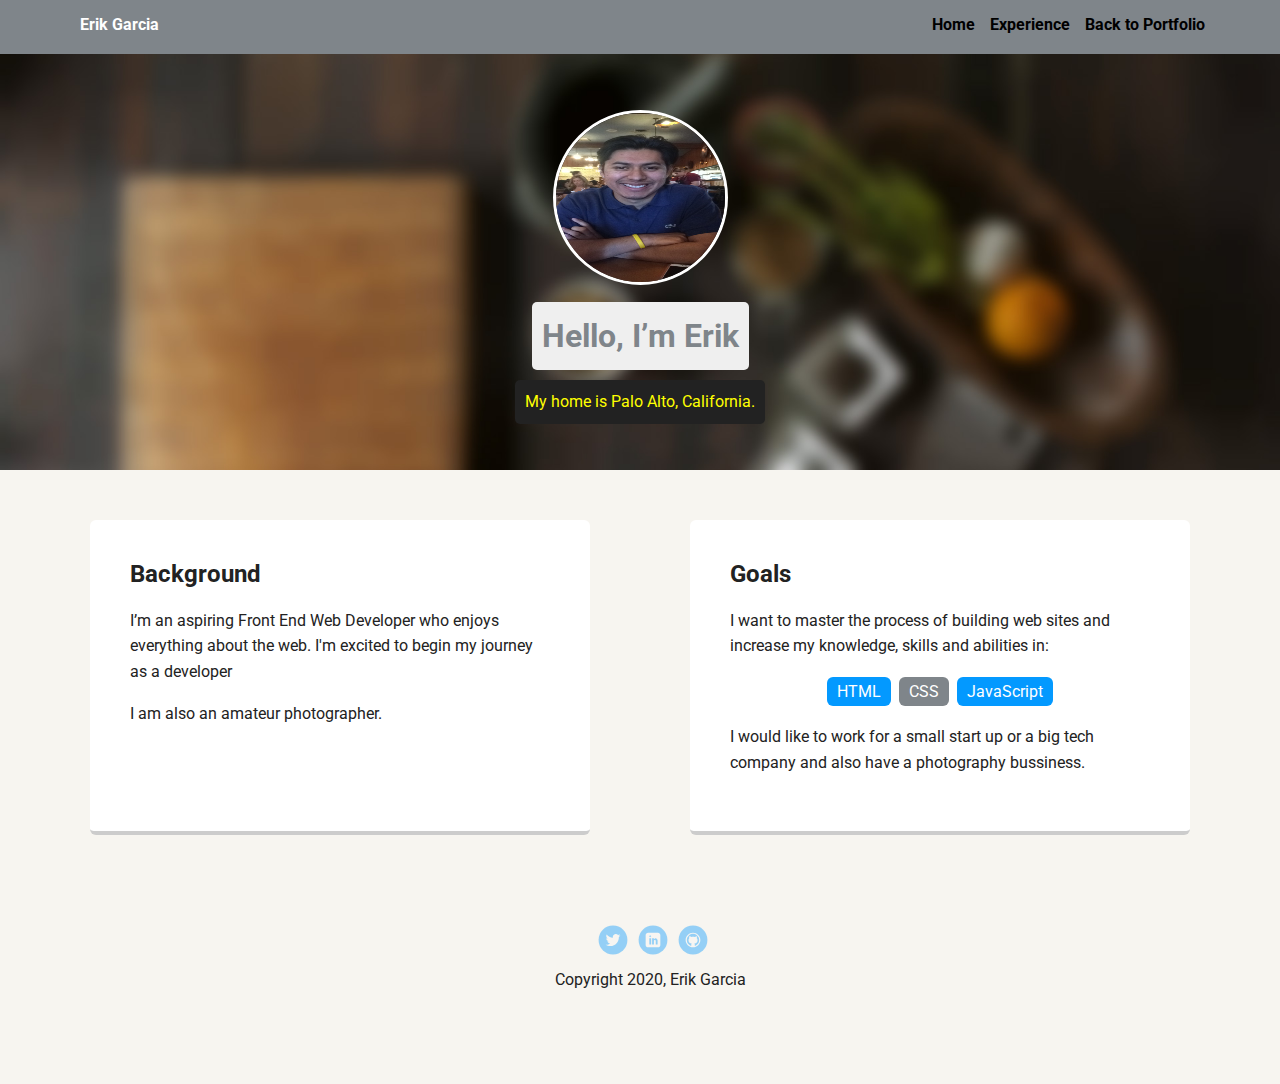
<file: projects/project_1/index.html>
<!doctype html>
<html lang="en">
<head>
  <meta charset="utf-8">
  <title>Erik Garcia's Profile</title>
  <meta name="viewport" content="width=device-width, initial-scale=1.0">
  <link rel="stylesheet" href="css/styles.css">
  <link href="https://fonts.googleapis.com/css?family=Muli%7CRoboto:400,300,500,700,900" rel="stylesheet"></head>
  <body>

    <div class="main-nav">
        <ul class="nav">
          <li class="name">Erik Garcia</li>
          <li><a href="index.html">Home</a></li>
          <li><a href="exprience.html">Experience</a></li>
          <li><a href="../../portfolio.html">Back to Portfolio</a></li>
        </ul>
    </div>

    <header>
      <img src="../project_1/images/me1.JPG" alt="Picture of Erik" class="profile-image">
      <h1 class="tag name">Hello, I’m Erik</h1>
      <p class="tag location">My home is Palo Alto, California.</p>
    </header>

    <main class="flex">
      <div class="card">
        <h2>Background</h2>
        <p>I’m an aspiring Front End Web Developer who enjoys everything about the web. I'm excited to begin my journey as a developer</p>
        <p>I am also an amateur photographer.</p>
      </div>

      <div class="card">
        <h2>Goals</h2>
        <p>I want to master the process of building web sites and increase my knowledge, skills and abilities in:</p>
        <ul class="skills">
          <li>HTML</li>
          <li>CSS</li>
          <li>JavaScript</li>
        </ul>
        <p>I would like to work for a small start up or a big tech company and also have a photography bussiness.</p>
      </div>

    </main>
    <footer>
      <ul>
        <li><a href="https://twitter.com/explore" target="_blank" class="social twitter">Twitter</a></li>
        <li><a href="https://www.linkedin.com/" target="_blank" class="social linkedin">LinkedIn</a></li>
        <li><a href="https://github.com/Erikwashere" target="_blank" class="social github">Github</a></li>
      </ul>
      <p class="copyright">Copyright 2020, Erik Garcia</p>
    </footer>
  </body>
  </html>
</file>
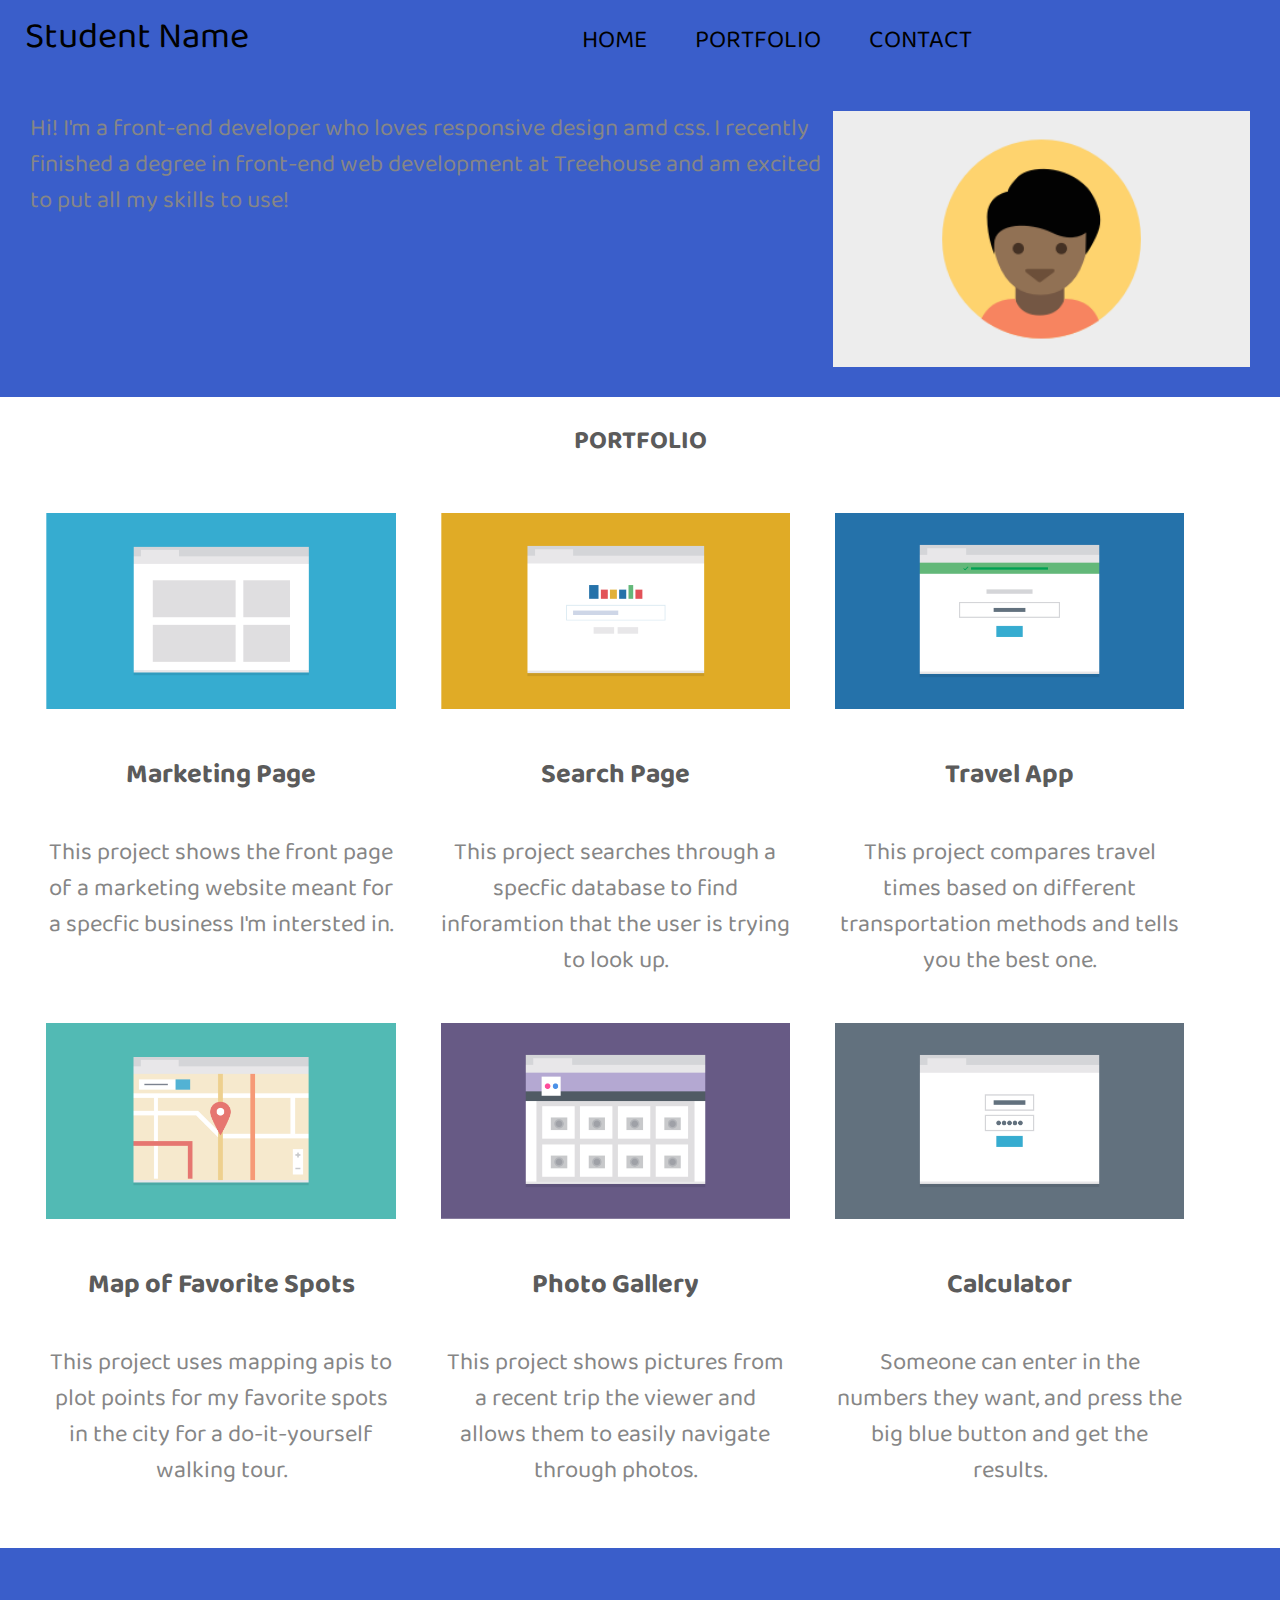
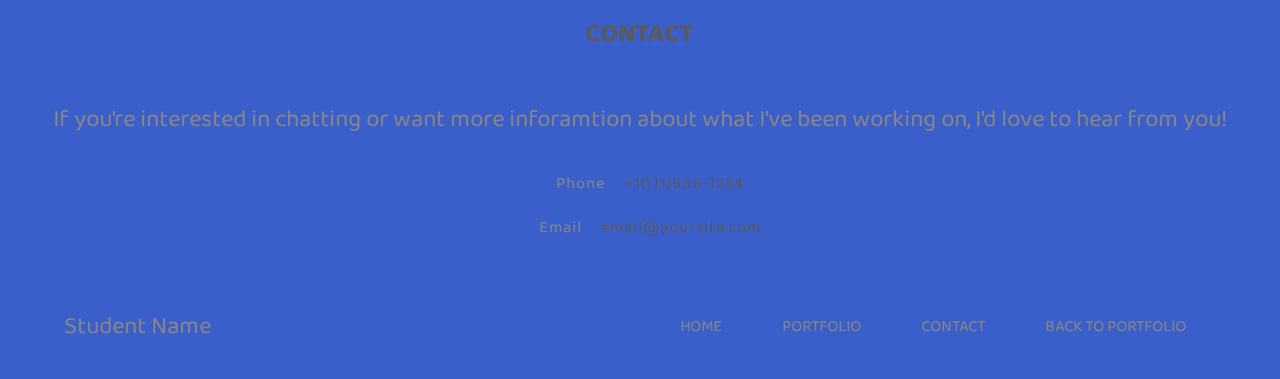
<file: projects/project_2/index.html>
<!DOCTYPE html>
<html lang="en" dir="ltr">
  <head>
    <meta charset="utf-8">
    <meta name="viewport" content="width=device-width, initial-scale=1.0">
    <title>Student Name</title>
    <link rel="stylesheet" href="css/normalize.css">
    <link rel="stylesheet" href="css/styles.css">
    <link href="https://fonts.googleapis.com/css2?family=Baloo+Paaji+2:wght@500&display=swap" rel="stylesheet">
  </head>
  <body>

    <header class="main-header">
      <div class="container clearfix">
        <p class="name"><a href="#">Student Name</a></p>
        <ul class="main-nav">
          <li><a href="index.html">Home</a></li>
          <li><a href="#portfolio">Portfolio</a></li>
          <li><a href="#contact-info">Contact</a></li>
        </ul>
      </div>
    </header>

    <div class="banner clearfix">
      <img class="logo" src="images/responsive-layout-profile.png" alt="Profile picture of student">
      <div class="intro">
      <p class="portfolio-info">Hi! I'm a front-end developer who loves responsive design amd css. I recently finished a degree in front-end web development at Treehouse and am excited to put all my skills to use!</p>
      </div>
    </div>

    <div class="primary col clearfix" id="portfolio">
      <h1>Portfolio</h1>

        <div class="marketing content">
        <img src="images/portfolio-1.png" alt="Marketing page">
        <h2>Marketing Page</h2>
        <p>This project shows the front page of a marketing website meant for a specfic business I'm intersted in.</p>
        </div>

        <div class="search content">
          <img src="images/portfolio-2.png" alt="Marketing page">
          <h2>Search Page</h2>
          <p>This project searches through a specfic database to find inforamtion that the user is trying to look up.</p>
        </div>

        <div class="travel content">
          <img src="images/portfolio-3.png" alt="Marketing page">
          <h2>Travel App</h2>
          <p>This project compares travel times based on different transportation methods and tells you the best one.</p>
        </div>

        <div class="map content">
          <img src="images/portfolio-4.png" alt="Marketing page">
          <h2>Map of Favorite Spots</h2>
          <p>This project uses mapping apis to plot points for my favorite spots in the city for a do-it-yourself walking tour.</p>
        </div>

        <div class="photo content">
          <img src="images/portfolio-5.png" alt="Marketing page">
          <h2>Photo Gallery</h2>
          <p>This project shows pictures from a recent trip the viewer and allows them to easily navigate through photos.</p>
        </div>

        <div class="calc content">
          <img src="images/portfolio-6.png" alt="Marketing page">
          <h2>Calculator</h2>
          <p>Someone can enter in the numbers they want, and press the big blue button and get the results.</p>
        </div>

    </div>

    <div class="contact col clearfix" id="contact-info">
      <h1>Contact</h1>
      <p>If you're interested in chatting or want more inforamtion about what I've been working on, I'd love to hear from you!</p>
      <ul>
        <li class="phone"><a href="#">+1(111)555-1234</a></li>
        <li class="email"><a href="#">email@yoursite.com</a></li>
      </ul>
    </div>

    <div class="main-footer clearfix">
      <p class="name-2"><a href="">Student Name</a></p>
      <ul class="nav-2 clearfix">
        <li><a href="#">Home</a></li>
        <li><a href="#portfolio">Portfolio</a></li>
        <li><a href="#contact-info">Contact</a></li>
        <li><a href="../../index.html">BACK TO Portfolio</a></li>
      </ul>
    </div>

    <div class="secondary-footer clearfix">
        <ul class="top clearfix">
          <li><a href="#">Student Name</a></li>
          <li><a href="#">BACK TO TOP</a></li>
          <li><a href="../../portfolio.html">BACK TO Portfolio</a></li>
        </ul>
    </div>
  </body>
</html>
</file>
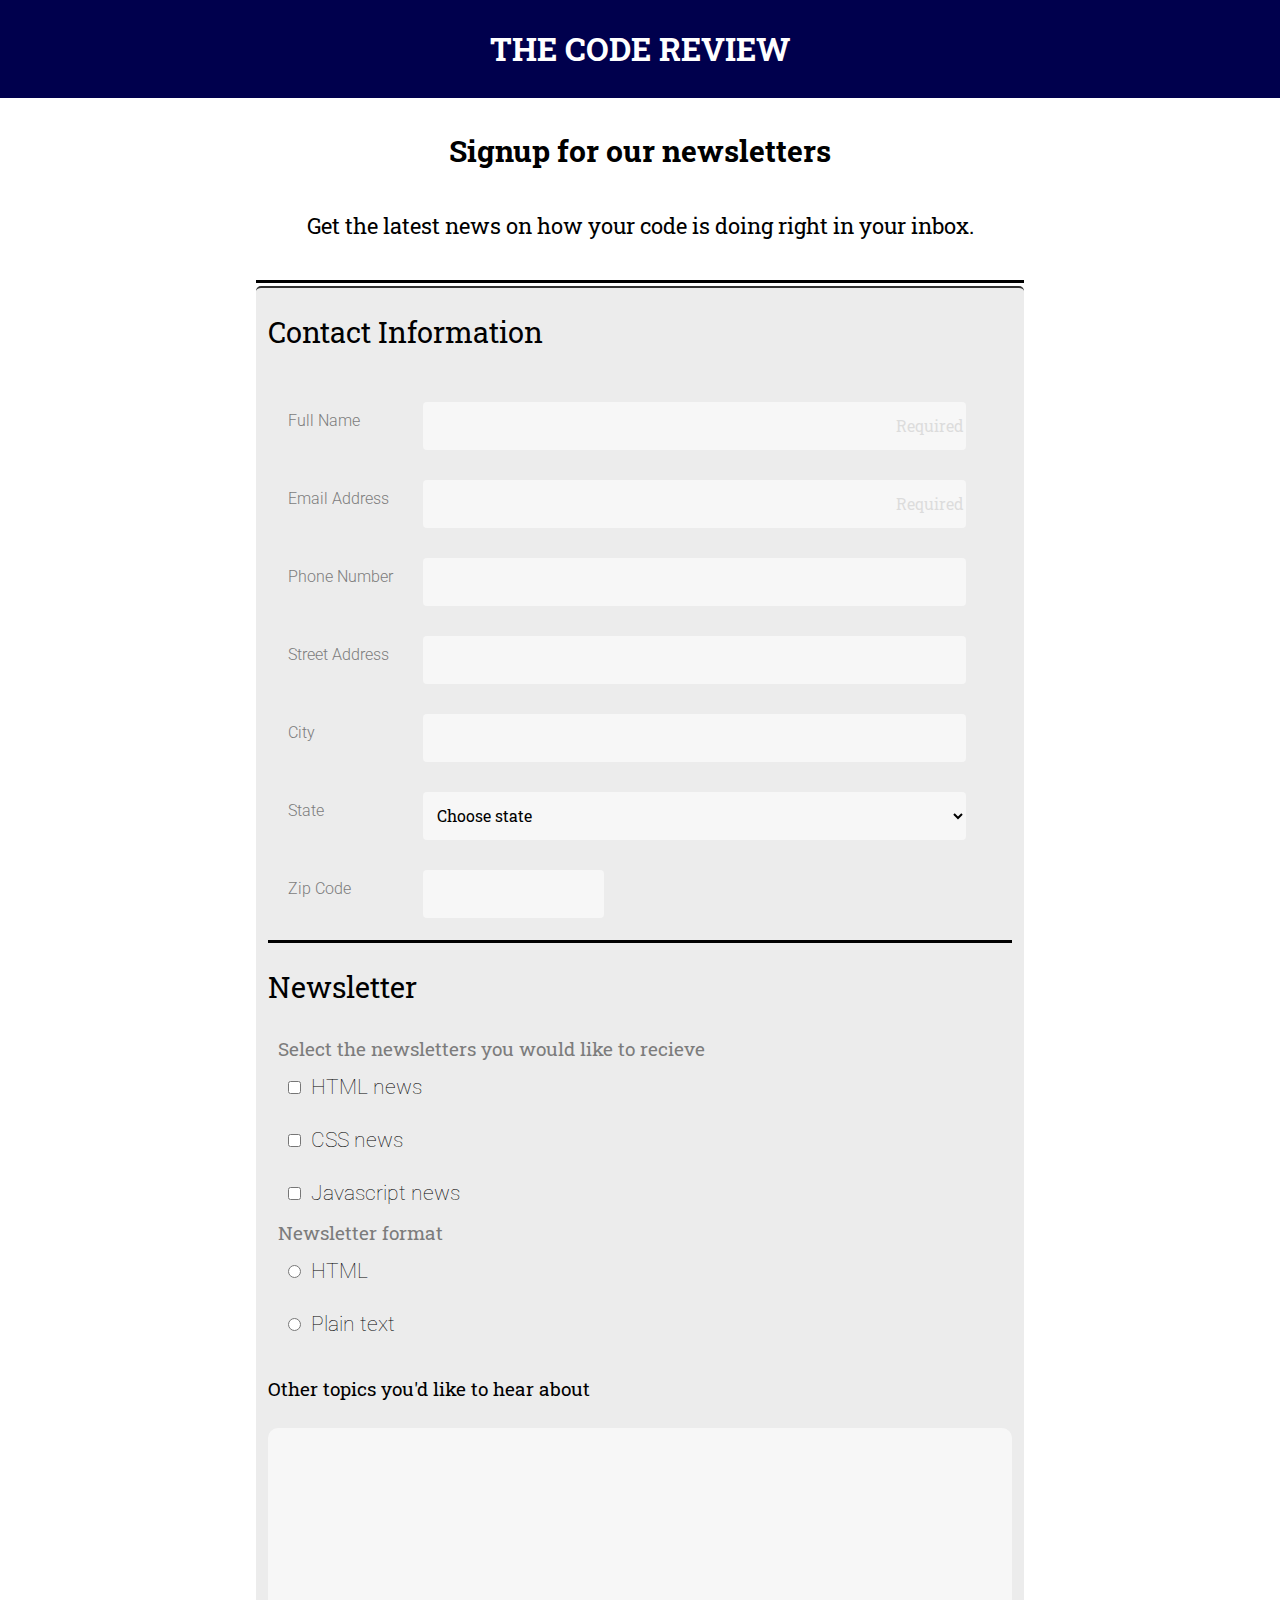
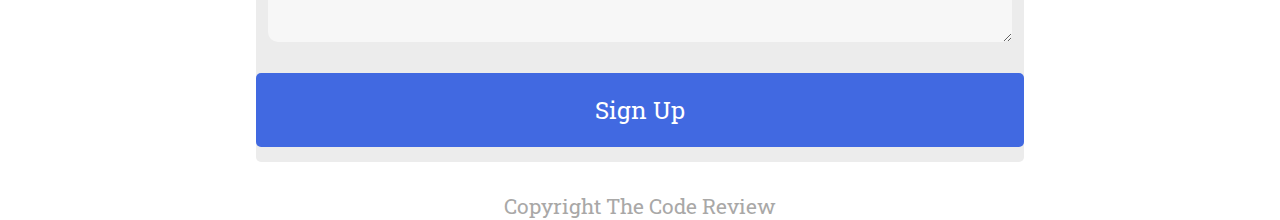
<file: projects/project_3/index.html>
<!DOCTYPE html>
<html lang="en" dir="ltr">
  <head>
    <meta charset="utf-8">
    <meta name="viewport" content="width=device-width, initial-scale=1.0">
    <link rel="stylesheet" href="css/style.css">
    <link rel="stylesheet" href="css/normalize.css">
    <link href="https://fonts.googleapis.com/css2?family=Roboto+Slab:wght@500&display=swap" rel="stylesheet">
    <link href="https://fonts.googleapis.com/css2?family=Roboto:wght@100&display=swap" rel="stylesheet">
    <title>Online Registration Form</title>
  </head>
  <body>
      <header class="main-header">
        <div class="header-content">
          <h1 class="header_name">The Code Review</h1>
        </div>

        <div class="section_info wrapper">
          <h2>Signup for our newsletters</h2>
          <p class="section_paragraph">Get the latest news on how your code is doing right in your inbox.</p>
        </div>
      </header>

    <div class="main_form wrapper">
      <form action="index.html" method="post" class="form_info">

        <fieldset>
          <legend class="main-legend titles">Contact Information</legend>
          <div class="content_container">
            <div class="flex">
            <label for="name" class="input-names">Full Name</label>
            <input type="text" id="name" name="user_name" placeholder="Required" class="contact_input required">
            </div>

            <div class="flex">
            <label for="mail" class="input-names">Email Address</label>
            <input type="email" id="mail" name="user_email" placeholder="Required" class="contact_input required">
            </div>

            <div class="flex">
            <label for="tel" class="input-names">Phone Number</label>
            <input type="tel" id="tel" name="user_tel" class="contact_input">
            </div>

            <div class="flex">
            <label for="address" class="input-names">Street Address</label>
            <input type="text" id="address" name="user_address" class="contact_input">
            </div>

            <div class="flex">
            <label for="city" class="input-names">City</label>
            <input type="text" id="city" name="user_city" class="contact_input">
            </div>

            <div class="flex">
            <label for="state" class="input-names">
              <span>State</span>
            </label>
            <select id="state" name="user_state" class="contact_input">
              <option value="" disabled selected>Choose state</option>
              <option value="AL">Alabama</option>
              <option value="AK">Alaska</option>
              <option value="AZ">Arizona</option>
              <option value="AR">Arkansas</option>
              <option value="CA">California</option>
              <option value="CO">Colorado</option>
              <option value="CT">Connecticut</option>
              <option value="DE">Delware</option>
              <option value="FL">Florida</option>
              <option value="GA">Georgia</option>
              <option value="HI">Hawaii</option>
              <option value="ID">Idaho</option>
              <option value="IL">Illinois</option>
              <option value="IN">Indiana</option>
              <option value="IA">Iowa</option>
              <option value="KS">Kansas</option>
              <option value="KY">Kentucky</option>
              <option value="LA">Louisiana</option>
              <option value="ME">Maine</option>
              <option value="MD">Maryland</option>
              <option value="MA">Massachusetts</option>
              <option value="MI">Michigan</option>
              <option value="MN">Minnesota</option>
              <option value="MS">Mississippi</option>
              <option value="MO">Missouri</option>
              <option value="MT">Montana</option>
              <option value="NE">Nebraska</option>
              <option value="NV">Nevada</option>
              <option value="NH">New Hampshire</option>
              <option value="NJ">New Jersey</option>
              <option value="NM">New Mexico</option>
              <option value="NY">New York</option>
              <option value="NC">North Carolina</option>
              <option value="ND">North Dakota</option>
              <option value="OH">Ohio</option>
              <option value="OK">Oklahoma</option>
              <option value="OR">Oregon</option>
              <option value="PA">Pennsylvania</option>
              <option value="RI">Rhode Island</option>
              <option value="SC">South Carolina</option>
              <option value="SD">South Dakota</option>
              <option value="TN">Tennessee</option>
              <option value="TX">Texas</option>
              <option value="UT">Utah</option>
              <option value="VT">Vermont</option>
              <option value="VA">Virginia</option>
              <option value="WA">Washington</option>
              <option value="WV">West Virginia</option>
              <option value="WI">Wisconsin</option>
              <option value="WY">Wyoming</option>
            </select>
            </div>

            <div class="flex">
            <label for="zip" class="input-names">Zip Code</label>
            <input type="text" id="zip" name="user_zipcode" class="contact_input zip">
            </div>
          </div>
        </fieldset>

        <fieldset>
          <legend class="main-legend titles news">Newsletter</legend>
          <div class="content_container">

            <label class="label_3">Select the newsletters you would like to recieve</label>

            <div class="input_2">
              <input type="checkbox" id="hnews" value="html_news" name="user_news"><label for="hnews">HTML news</label>
            </div>

            <div class="input_2">
              <input type="checkbox" id="cnews" value="css_news" name="user_news"><label for="cnews">CSS news</label>
            </div>

            <div class="input_2">
              <input type="checkbox" id="jnews" value="javascript_news" name="user_news"><label for="jnews">Javascript news</label>
            </div>


            <label class="label_3">Newsletter format</label>


            <div class="input_2">
              <input type="radio" id="html" value="html_format" name="user_format"><label for="html">HTML</label>
            </div>

            <div class="input_2">
              <input type="radio" id="plain" value="plain_format" name="user_format"><label for="plain">Plain text</label>
            </div>

            <div>
              <label for="comment" class="label_4">Other topics you'd like to hear about</label>
              <textarea id="comment" name="user_comment" rows="10" cols="50"></textarea>
            </div>
          </div>
        </fieldset>

          <button type="submit" name="button" class="btn">Sign Up</button>

        </form>
      </div>
      <footer class="main-footer wrapper">Copyright The Code Review</footer>
  </body>
</html>
</file>
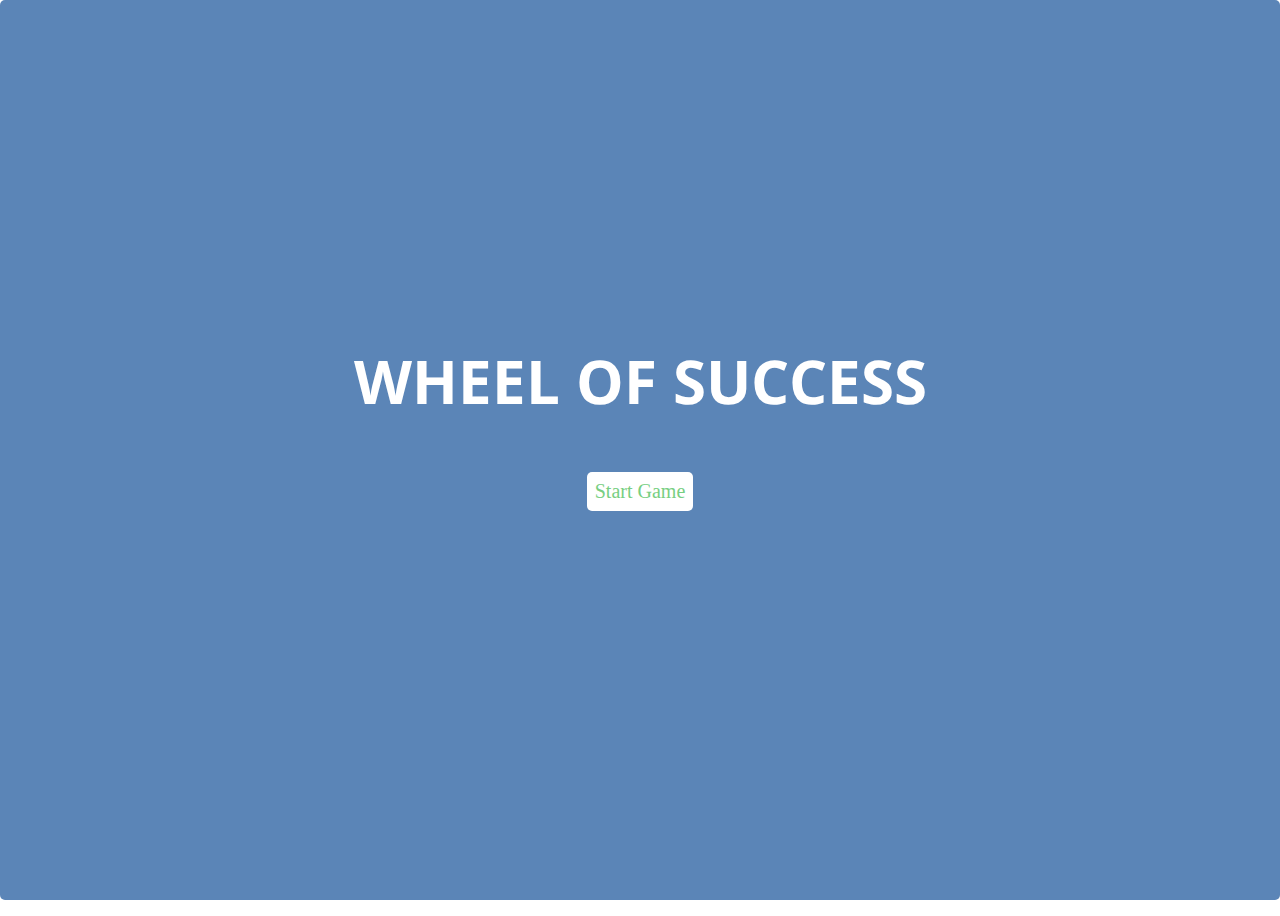
<file: projects/project_6/index.html>
<!DOCTYPE html>
<html lang="en">
  <head>
    <meta charset="utf-8">
    <title>Wheel of Success!</title>
    <meta name="viewport" content="width=device-width, initial-scale=1.0">
    <link href="css/styles.css" rel="stylesheet">
  </head>
  <body>
    <div class="main-container">
      <div id="overlay" class="start">
        <h2 class="title">Wheel of Success</h2>
        <a class="btn__reset">Start Game</a>
      </div>

      <div id="banner" class="section">
        <h2 class="header">Wheel of Success</h2>
        <h3>Guess the type of Dog Bread</h3>
      </div>

      <div id="phrase" class="section">
        <ul></ul>
      </div>
      <div id="qwerty" class="section">
        <div class="keyrow">
          <button>q</button><button>w</button><button>e</button><button>r</button><button>t</button><button>y</button><button>u</button><button>i</button><button>o</button><button>p</button>
        </div>
        <div class="keyrow">
          <button>a</button><button>s</button><button>d</button><button>f</button><button>g</button><button>h</button><button>j</button><button>k</button><button>l</button>
        </div>
        <div class="keyrow">
          <button>z</button><button>x</button><button>c</button><button>v</button><button>b</button><button>n</button><button>m</button>
        </div>
      </div>

      <div id="scoreboard" class="section">
        <ol>
          <li class="tries"><img src="images/liveHeart.png" height="35px" width="30px"></li>
          <li class="tries"><img src="images/liveHeart.png" height="35px" width="30px"></li>
          <li class="tries"><img src="images/liveHeart.png" height="35px" width="30px"></li>
          <li class="tries"><img src="images/liveHeart.png" height="35px" width="30px"></li>
          <li class="tries"><img src="images/liveHeart.png" height="35px" width="30px"></li>
        </ol>
      </div>
    </div>
    <script type="text/javascript" src="javascript/app.js"></script>
  </body>
</html>
</file>
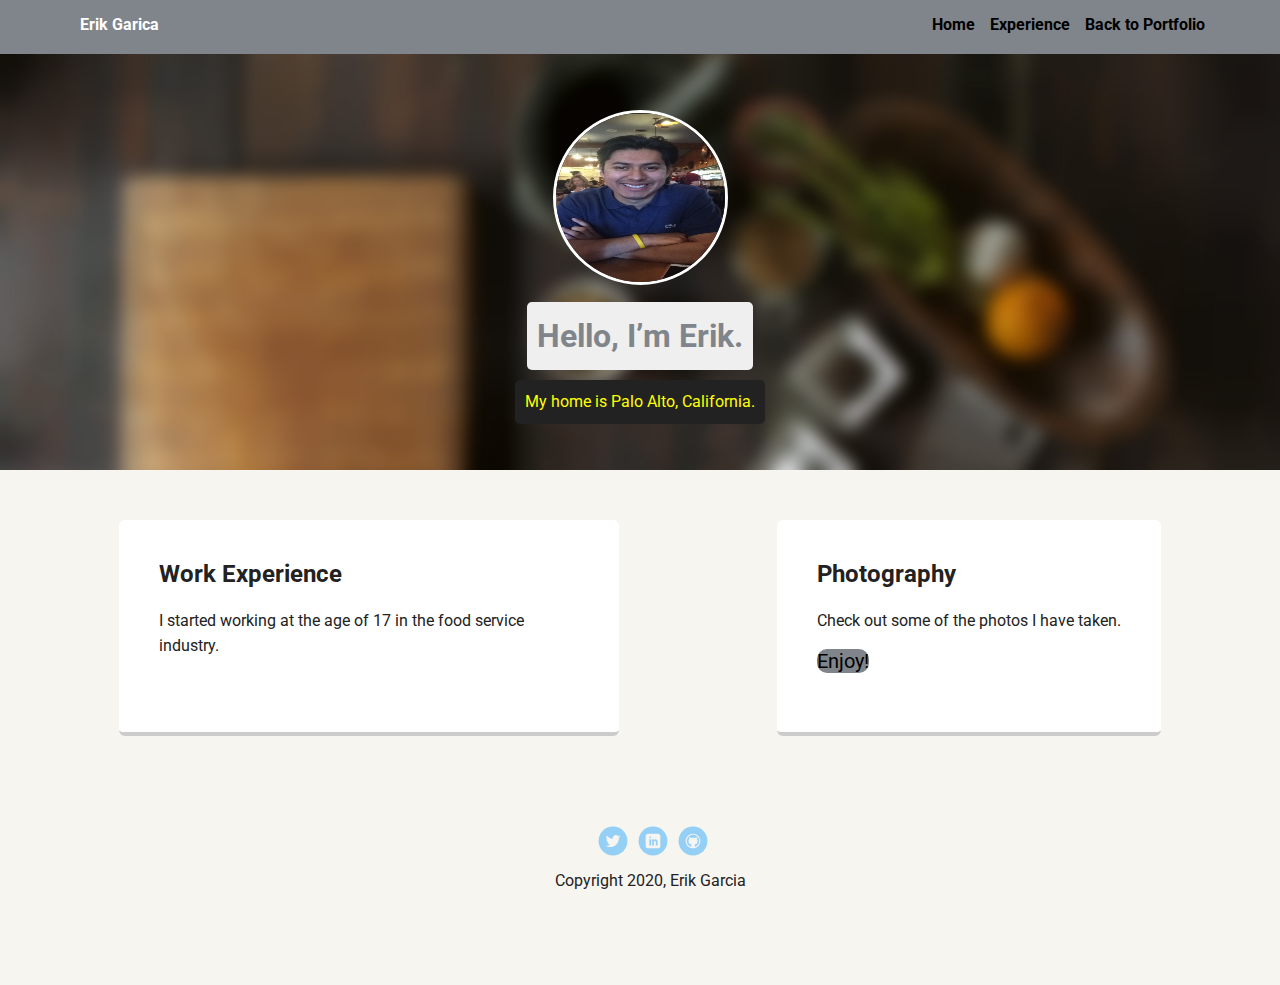
<file: projects/project_1/exprience.html>
<!doctype html>
<html lang="en">
<head>
  <meta charset="utf-8">
  <title>Erik Garcia's Profile</title>
  <meta name="viewport" content="width=device-width, initial-scale=1.0">
  <link rel="stylesheet" href="css/styles.css">
  <link href="https://fonts.googleapis.com/css?family=Muli%7CRoboto:400,300,500,700,900" rel="stylesheet"></head>
  <body>

    <div class="main-nav">
        <ul class="nav">
          <li class="name">Erik Garica</li>
          <li><a href="index.html">Home</a></li>
          <li><a href="exprience.html">Experience</a></li>
          <li><a href="../../portfolio.html">Back to Portfolio</a></li>
        </ul>
    </div>

    <header>
      <img src="../project_1/images/me1.JPG" alt="A picture of Erik" class="profile-image">
      <h1 class="tag name">Hello, I’m Erik.</h1>
      <p class="tag location">My home is Palo Alto, California.</p>
    </header>

      <main class="flex">
        <div class="card">
          <h2>Work Experience</h2>
          <p>I started working at the age of 17 in the food service industry.</p>
        </div>

        <div class="card">
          <h2>Photography</h2>
          <p>Check out some of the photos I have taken.</p>
          <p><a href="photos.html" class="button">Enjoy!</a></p>
        </div>

    </main>
    <footer>
      <ul>
        <li><a href="https://twitter.com/explore" target="_blank" class="social twitter">Twitter</a></li>
        <li><a href="https://www.linkedin.com/" target="_blank" class="social linkedin">LinkedIn</a></li>
        <li><a href="https://github.com/Erikwashere" target="_blank" class="social github">Github</a></li>
      </ul>
      <p class="copyright">Copyright 2020, Erik Garcia</p>
    </footer>
  </body>
  </html>
</file>
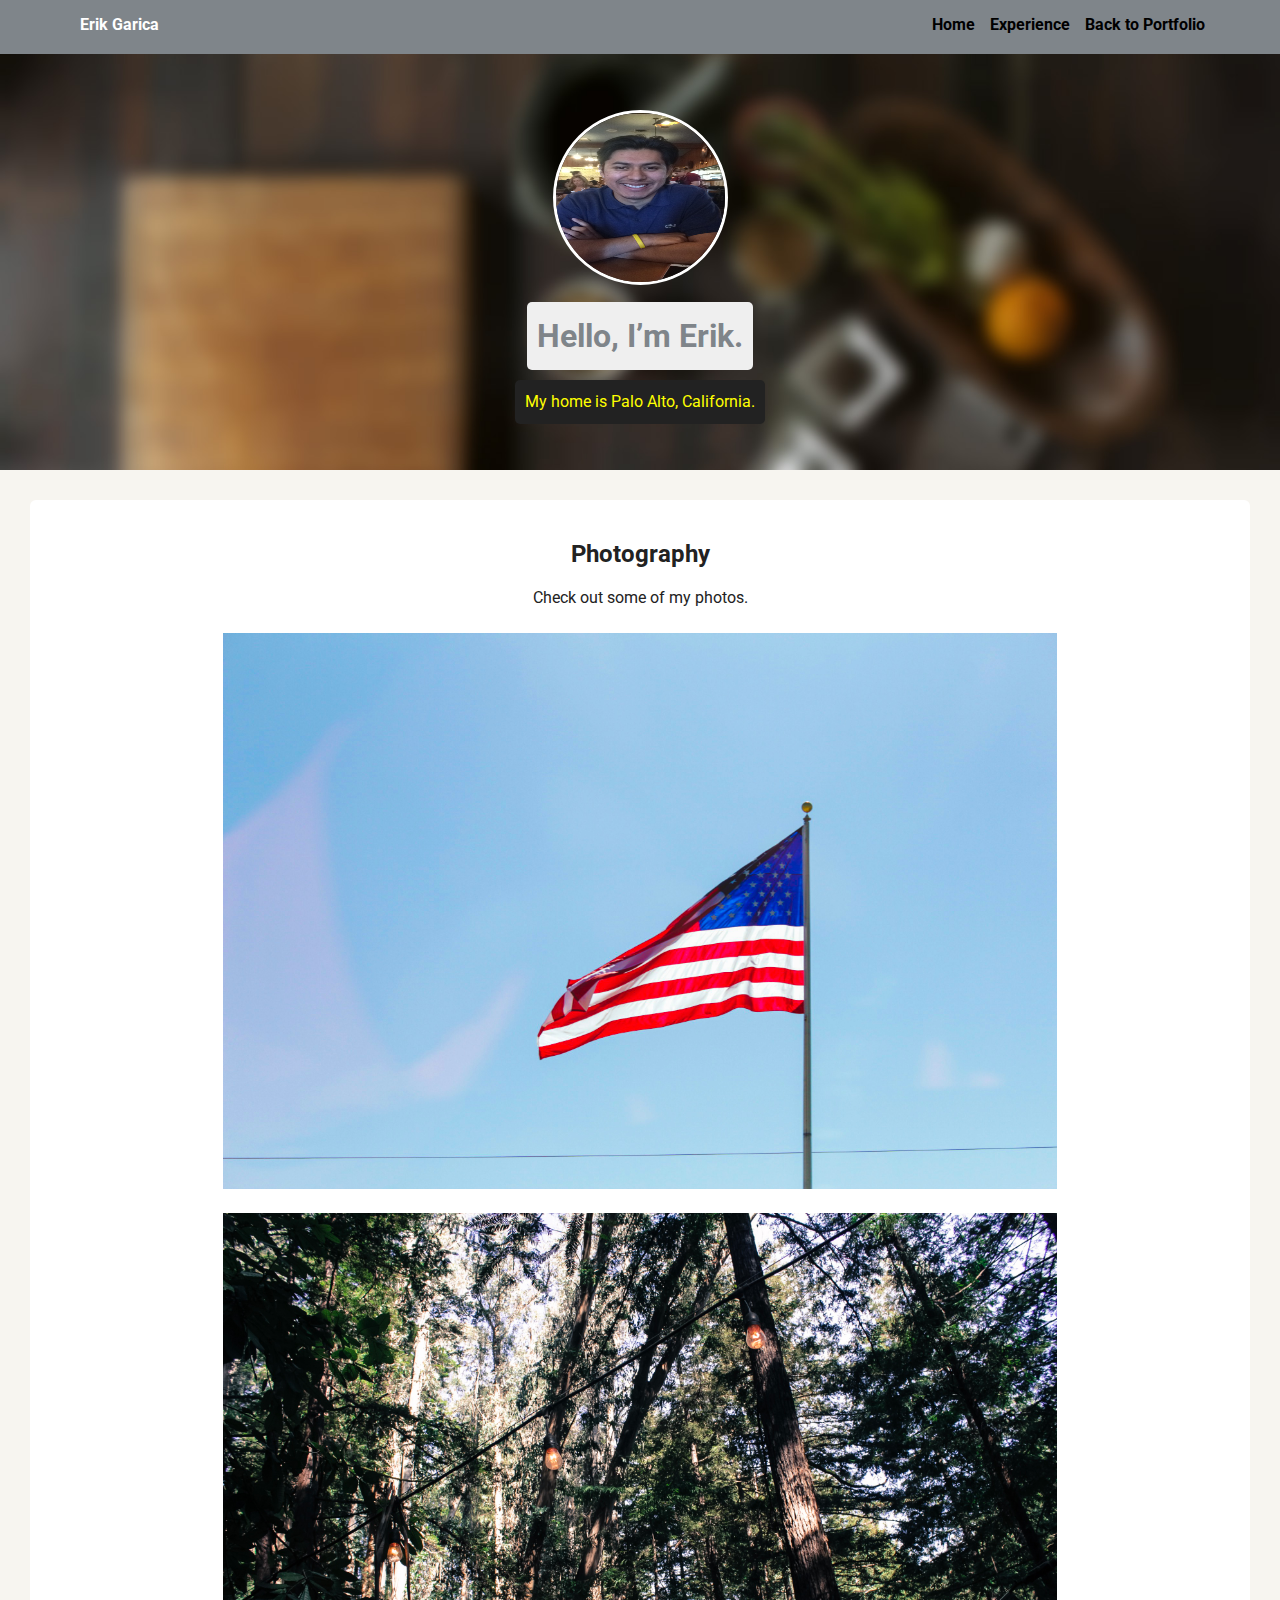
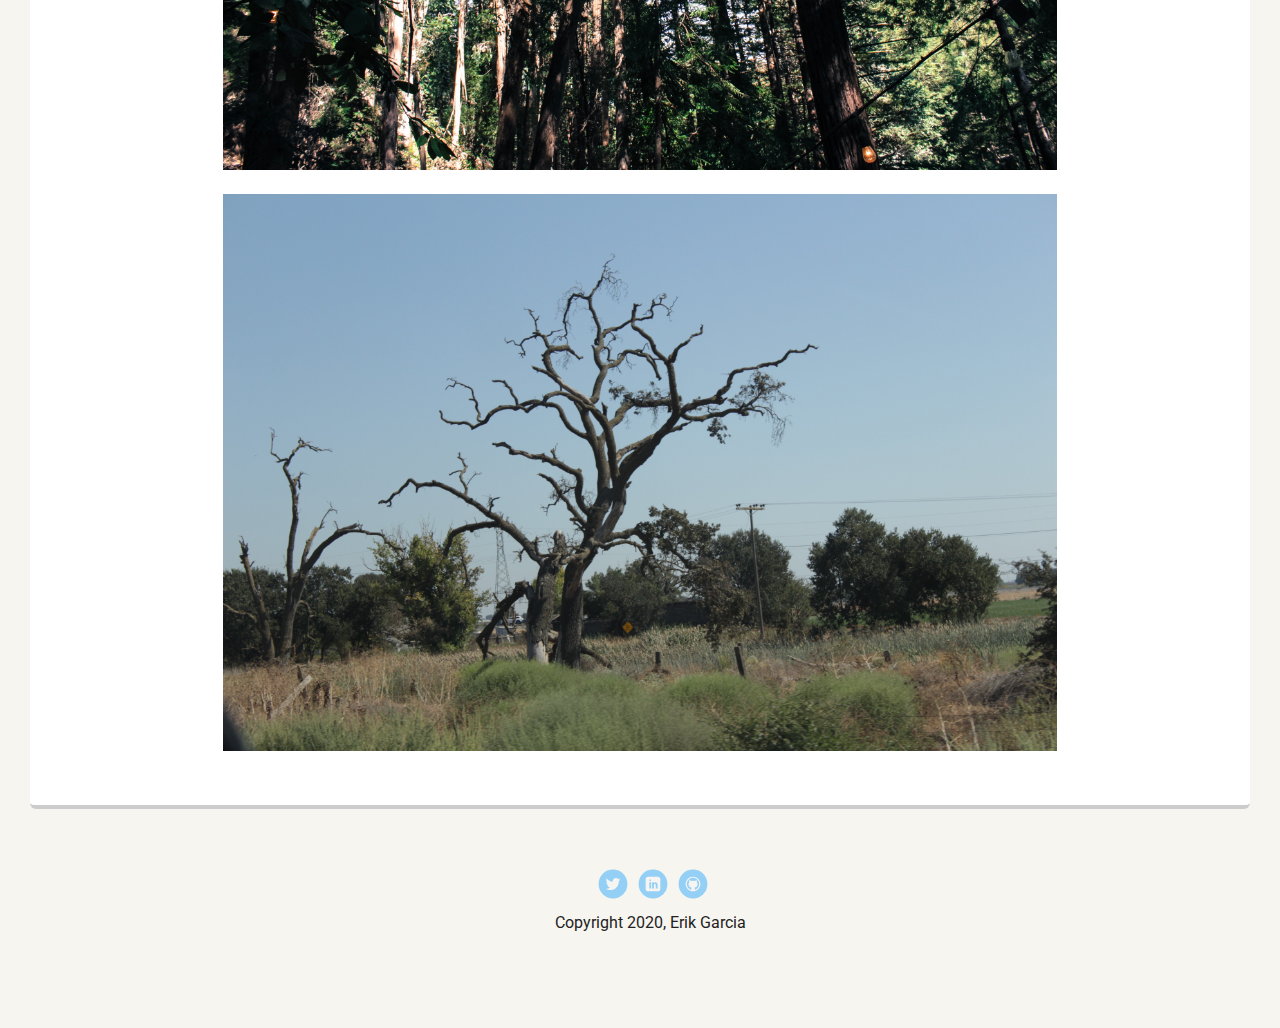
<file: projects/project_1/photos.html>
<!doctype html>
<html lang="en">
<head>
  <meta charset="utf-8">
  <title>Erik Garcia's Profile</title>
  <meta name="viewport" content="width=device-width, initial-scale=1.0">
  <link rel="stylesheet" href="css/styles.css">
  <link href="https://fonts.googleapis.com/css?family=Muli%7CRoboto:400,300,500,700,900" rel="stylesheet"></head>
  <body>

    <div class="main-nav">
        <ul class="nav">
          <li class="name">Erik Garica</li>
          <li><a href="index.html">Home</a></li>
          <li><a href="exprience.html">Experience</a></li>
          <li><a href="../../portfolio.html">Back to Portfolio</a></li>
        </ul>
    </div>

    <header>
      <img src="../project_1/images/me1.JPG" alt="A picture of Erik" class="profile-image">
      <h1 class="tag name">Hello, I’m Erik.</h1>
      <p class="tag location">My home is Palo Alto, California.</p>
    </header>

      <div class="photo_card" id="card_photo">
        <h2>Photography</h2>
        <p>Check out some of my photos.</p>
        <img src="../project_1/images/flag.JPG" alt="American Flag" class="photo_img">
        <img src="../project_1/images/forrest.JPG" alt="Redwood Trees" class="photo_img">
        <img src="../project_1/images/oldtree.JPG" alt="Old tree" class="photo_img">
      </div>


    <footer>
      <ul>
        <li><a href="https://twitter.com/explore" target="_blank" class="social twitter">Twitter</a></li>
        <li><a href="https://www.linkedin.com/" target="_blank" class="social linkedin">LinkedIn</a></li>
        <li><a href="https://github.com/Erikwashere" target="_blank" class="social github">Github</a></li>
      </ul>
      <p class="copyright">Copyright 2020, Erik Garcia</p>
    </footer>
  </body>
  </html>
</file>
<file: projects/project_1/css/styles.css>
/* Global Layout Set-up */
* {
  box-sizing: border-box;
}

body {
  margin: 0;
  padding: 0;
  text-align: center;
  font-family: 'Roboto', sans-serif;
  color: #222;
  background: #f7f5f0;
}
/* Link Styles */

a {
  text-decoration: none;
  color: black;
}
a:hover {
  color: #0078D5;
}

/* Section Styles */

.main-nav {
  width: 100%;
  background: #7F858A;
  min-height: 30px;
  padding: 10px;
  position: fixed;
  text-align: center;
}
.nav {
  display: flex;
  justify-content: space-around;
  font-weight: 700;
  list-style-type: none;
  margin: 0 auto;
  padding: 0;
}

.nav .name {
    display: block;
    margin-right: auto;
    color: white;
}
.nav li {
  padding: 5px 5px 10px 10px;
}
.nav a {
  transition: all .5s;
}
.nav a:hover {
  color: white
}

header {
  text-align: center;
  background: url('../images/prep.jpg') no-repeat top center ;
  background-size: cover;
  overflow: hidden;
  padding-top: 60px;
}
header {
  line-height: 1.5;
}
header .profile-image {
  margin-top: 50px;
  width: 175px;
  height: 175px;
  border-radius: 50%;
  border: 3px solid white;
  transition: all .3s;
}
header .profile-image:hover {
  transform: scale(1.5) rotate(5deg);
}
.tag {
  background-color: #efefef;
  color: #7F858A;
  padding: 10px;
  border-radius: 5px;
  display: table;
  margin: 10px auto;
}
.location {
  background-color: #222;
  color: yellow;
}
.card {
  margin: 30px;
  padding: 20px 40px 40px;
  max-width: 500px;
  text-align: left;
  background: #fff;
  border-bottom: 4px solid #ccc;
  border-radius: 6px;
  transition: all .7s;
}
.card:hover {
  border-color: #0078D5;
}

.photo_card {
  margin: 30px;
  padding: 20px 40px 40px;
  max-width: 100%;
  background: #fff;
  border-bottom: 4px solid #ccc;
  border-radius: 6px;
  transition: all .7s;
}

#card_photo{
  text-align: center;
}

.photo_img {
  max-width: 75%;
  padding: 10px;
}

.button {
  background-color: #7F858A;
  font-size: 20px;
  border-radius: 10px;
}

ul.skills {
  padding: 0;
  text-align: center;
}

.skills li {
  border-radius: 6px;
  display: inline-block;
  background: #7F858A;
  color: white;
  padding: 5px 10px;
  margin: 2px;
}

.skills li:nth-child(odd) {
  background: #0399ff;
}

footer {
  width: 100%;
  min-height: 30px;
  padding: 20px 0 40px 20px;
}

footer .copyright {
  top: -8px;
  font-size: .75em;
}

footer ul {
  list-style-type: none;
  margin: 0;
  padding: 0;
}

footer ul li {
  display: inline-block;
}

a.social {
  display: inline-block;
  text-indent: -9999px;
  margin-left: 5px;
  width: 30px;
  height: 30px;
  background-size: 30px 30px;
  opacity: .4;
  transition: all .5s;
}
a.twitter {
  background-image: url('../images/twitter.svg');
}
a.linkedin {
  background-image: url('../images/linkedin.svg');
}
a.github {
  background-image: url('../images/github.svg');
}
a.social:hover {
  opacity: 1;
}
.clearfix {
  clear: both;
}

/* Styles for larger screens */
@media screen and (min-width: 720px) {

  .flex {
      display: -ms-flexbox;      /* TWEENER - IE 10 */
      display: flex;
      max-width: 1200px;
      -ms-flex-pack: distribute;
      justify-content: space-around;
      margin: 0 auto;
  }

  header {
    min-height: 470px;
  }

  .nav {
    max-width: 1200px;
    padding: 0 30px;
  }


  main {
    padding-top: 20px;
  }

  main p {
    line-height: 1.6em;
  }

  footer {
    font-size: 1.3em;
    max-width: 1200px;
    margin: 40px auto;
  }

}
</file>
<file: projects/project_3/css/style.css>
* {
  box-sizing: border-box;
}

body {
  font-family: 'Roboto Slab', serif;
}

header {
  text-align: center;
}

h2 {
  font-size: 1.9em;
}

form {
  border-top: 2px solid #333;
  margin-top: 3px;
  background: #ececec;
  border-radius: 5px;
}
/**************************************
            Header
***************************************/

.wrapper,
.section_info {
  max-width: 90%;
  margin: 0 auto;
}

.main-header {
  line-height: 1.5;
}

.header_name {
  color: white;
  background-color: #00004d;
  padding: 25px;
  text-align: center;
  text-transform: uppercase;
  margin-top: 0;
  margin-bottom: 0;
}

.section_info {
  text-align: center;
  padding-top: 5px;
  padding-bottom: 5px;
  border-bottom: 3px solid black;
}

.section_paragraph {
  font-size: 1.4em;
  padding: 10px;
}
/**************************************
            Form
***************************************/


.flex {
  display: flex;
  flex-direction: column;
  justify-content: center;
	padding: 10px;
}

.main-legend {
  font-size: 1.8em;
}

.contact_input {
  border-radius: 4px;
	border: none;
	height: 3em;
	width: 100%;
	margin-top: 10px;
	padding-left: 10px;
  background: #f7f7f7;
}

#zip {
  width: 50%;
}

.titles {
  align-self: flex-start;
  padding-bottom: 25px;
  padding-top: 25px;
}

.input-names {
  font-size: 1.5em;
  font-family: 'Roboto', sans-serif;
  font-weight: 300;
  padding-bottom: 10px;
  padding: 10px;
  color: #7c7c7c;
}
input:focus,
textarea:focus {
  background: #7F7FBF;
  transition: 1.3s;
  color: white;
}

/**************************************
            Fieldset 2
***************************************/

.news {
  border-top: 3px solid black;
  margin-top: 25px;
  width: 100%;
}

.label_2 {
  font-size: 1.4em;
  padding-bottom: 10px;
}

.label_3 {
  color: #7c7c7c;
  padding: 10px;
  font-size: 1.2em;
}

.label_4 {
  font-size: 1.2em;
  line-height: 4;
}

.input_2 {
  font-family: 'Roboto', sans-serif;
  font-size: 1.3em;
  font-weight: 100;
  padding: 5px;
}

input::placeholder{
  opacity: 0.2;
  text-align: right;
}

input[type="checkbox"],
input[type="radio"] {
  display: inline-block;
  margin: 10px;
}

textarea {
  background: #f7f7f7;
  width: 100%;
  border-radius: 10px;
  border: none;
}

/**************************************
            Submit Button
***************************************/

.btn {
  background: royalblue;
  color: white;
  border: 1px solid transparent;
  border-radius: 5px;
  padding: 20px;
  width: 100%;
  font-size: 1.5em;
  margin-top: 15px;
  margin-bottom: 15px;
}


/**************************************
           Footer
***************************************/
.main-footer {
  font-size: 1.3em;
  color: #A9A8A7;
  height: 2.5rem;
  text-align: center;
  padding: 15px;
  margin-top: 15px;
}

/* ================
  MEDIA QUERIES
================ */
@media screen and (min-width: 768px) {

  .wrapper {
    max-width: 768px;
  }

  .main-header {
    flex-direction: column;
  }

  .flex {
    flex-direction: row;
    justify-content: initial;
  }

  .flex label {
    flex-basis: 20%;
    font-size: 1rem;
    margin: auto 0;
  }

  .flex input,
  .flex select {
    flex-basis: 75%;
  }

  #zip {
    max-width: 25%;
  }

  .contact_input {
  	height: 3em;
  	width: 60%;
  	margin-top: 10px;
  	padding-left: 10px;
  }

  .input_2 {
    padding: 10px;
  }

}
</file>
<file: projects/project_6/css/styles.css>
/* Main styles */
@import url('https://fonts.googleapis.com/css?family=Open+Sans:400,700&Roboto:300');

/* Variables */

:root {
  --color-win: #78CF82;
  --color-lose: #D94545;
  --color-start: #5b85b7;
  --color-neutral: #445069;
  --color-neutral-light: #D2D2D2;
  --color-keys: #37474F;
  --color-keys-light: #E5E5E5;
  --font-size-large: 60px;
  --font-size-medium: 20px;
  --transition: all .2s ease-in-out;
}

/* main */

* {
  box-sizing: border-box;
}

body {
  justify-content: space-evenly;
  flex-direction: column;
  display: flex;
  height: 100vh;
}

li, ol, ul {
  padding: 0;
  display: inline-block;
}

h2 {
  margin: 0;
  text-transform: uppercase;
  font-family: 'Open Sans', sans-serif;
  font-size: var(--font-size-large);
  margin: 0;
}

button {
  margin: 6px;
  border: 1px solid transparent;
  padding: .5rem 1rem;
  color: var(--color-keys);
  font-size: var(--font-size-medium);
  background-color: var(--color-keys-light);
  border-radius: 5px;
  -webkit-transition: var(--transition);
  -o-transition: var(--transition);
  transition: var(--transition);
}

.main-container {
  display: flex;
  flex-direction: column;
  justify-content: space-around;
  height: 100%;
  max-height: 900px;
  text-align: center;
}

.section {
  width: 100%;
  padding: 10px;
}

/* Title */

.header {
  color: var(--color-start);
}

/* Phrase */

.letter {
  font-size: var(--font-size-medium);
  height: 65px;
  width: 65px;
  padding: 20px 1px 0 1px;
  margin-right: 2px;
  color: transparent;
  background: var(--color-neutral-light);
  border-radius: 5px;
}

.space {
  width: 15px;
}

.show {
  color: #000;
  background-color: #76CE82;
}

/* Keyboard */

.keyrow {
  display: flex;
  justify-content: center;
}

.chosen {
  background: var(--color-neutral);
  border-radius: 5px;
  font-size: var(--font-size-medium);
  color: #FFFFFF;
}

.btn__reset {
  padding: 8px;
  margin: 50px auto;
  background: #FFFFFF;
  border-radius: 5px;
  font-size: var(--font-size-medium);
}

/* Overlay */

#overlay {
  display: flex;
  flex-direction: column;
  position: fixed;
  color: #FFFFFF;
  justify-content: center;
  top: 0;
  bottom: 0;
  left: 0;
  right: 0;
  border-radius: 5px;
}

.title {
  color: #FFF;
}

.start {
  background-color: var(--color-start);
}

.start a {
  color: var(--color-win);
}

.win {
  background-color: var(--color-win);
}

.win a {
  color: var(--color-win);
}

.lose {
  background-color: var(--color-lose);
}

.lose a {
  color: var(--color-lose);
}
</file>
<file: projects/project_2/css/styles.css>
/*! normalize.css v3.0.2 | MIT License | git.io/normalize */
/**
 * 1. Set default font family to sans-serif.
 * 2. Prevent iOS text size adjust after orientation change, without disabling
 *    user zoom.
 */
html {
  font-family: sans-serif;
  /* 1 */
  -ms-text-size-adjust: 100%;
  /* 2 */
  -webkit-text-size-adjust: 100%;
  /* 2 */
}

/**
 * Remove default margin.
 */
body {
  margin: 0;
}

/* HTML5 display definitions
   ========================================================================== */
/**
 * Correct `block` display not defined for any HTML5 element in IE 8/9.
 * Correct `block` display not defined for `details` or `summary` in IE 10/11
 * and Firefox.
 * Correct `block` display not defined for `main` in IE 11.
 */
article,
aside,
details,
figcaption,
figure,
footer,
header,
hgroup,
main,
menu,
nav,
section,
summary {
  display: block;
}

/**
 * 1. Correct `inline-block` display not defined in IE 8/9.
 * 2. Normalize vertical alignment of `progress` in Chrome, Firefox, and Opera.
 */
audio,
canvas,
progress,
video {
  display: inline-block;
  /* 1 */
  vertical-align: baseline;
  /* 2 */
}

/**
 * Prevent modern browsers from displaying `audio` without controls.
 * Remove excess height in iOS 5 devices.
 */
audio:not([controls]) {
  display: none;
  height: 0;
}

/**
 * Address `[hidden]` styling not present in IE 8/9/10.
 * Hide the `template` element in IE 8/9/11, Safari, and Firefox < 22.
 */
[hidden],
template {
  display: none;
}

/* Links
   ========================================================================== */
/**
 * Remove the gray background color from active links in IE 10.
 */
a {
  background-color: transparent;
}

/**
 * Improve readability when focused and also mouse hovered in all browsers.
 */
a:active,
a:hover {
  outline: 0;
}

/* Text-level semantics
   ========================================================================== */
/**
 * Address styling not present in IE 8/9/10/11, Safari, and Chrome.
 */
abbr[title] {
  border-bottom: 1px dotted;
}

/**
 * Address style set to `bolder` in Firefox 4+, Safari, and Chrome.
 */
b,
strong {
  font-weight: bold;
}

/**
 * Address styling not present in Safari and Chrome.
 */
dfn {
  font-style: italic;
}

/**
 * Address variable `h1` font-size and margin within `section` and `article`
 * contexts in Firefox 4+, Safari, and Chrome.
 */
h1 {
  font-size: 2em;
  margin: 0.67em 0;
}

/**
 * Address styling not present in IE 8/9.
 */
mark {
  background: #ff0;
  color: #000;
}

/**
 * Address inconsistent and variable font size in all browsers.
 */
small {
  font-size: 80%;
}

/**
 * Prevent `sub` and `sup` affecting `line-height` in all browsers.
 */
sub,
sup {
  font-size: 75%;
  line-height: 0;
  position: relative;
  vertical-align: baseline;
}

sup {
  top: -0.5em;
}

sub {
  bottom: -0.25em;
}

/* Embedded content
   ========================================================================== */
/**
 * Remove border when inside `a` element in IE 8/9/10.
 */
img {
  border: 0;
}

/**
 * Correct overflow not hidden in IE 9/10/11.
 */
svg:not(:root) {
  overflow: hidden;
}

/* Grouping content
   ========================================================================== */
/**
 * Address margin not present in IE 8/9 and Safari.
 */
figure {
  margin: 1em 40px;
}

/**
 * Address differences between Firefox and other browsers.
 */
hr {
  -moz-box-sizing: content-box;
  box-sizing: content-box;
  height: 0;
}

/**
 * Contain overflow in all browsers.
 */
pre {
  overflow: auto;
}

/**
 * Address odd `em`-unit font size rendering in all browsers.
 */
code,
kbd,
pre,
samp {
  font-family: monospace, monospace;
  font-size: 1em;
}

/* Forms
   ========================================================================== */
/**
 * Known limitation: by default, Chrome and Safari on OS X allow very limited
 * styling of `select`, unless a `border` property is set.
 */
/**
 * 1. Correct color not being inherited.
 *    Known issue: affects color of disabled elements.
 * 2. Correct font properties not being inherited.
 * 3. Address margins set differently in Firefox 4+, Safari, and Chrome.
 */
button,
input,
optgroup,
select,
textarea {
  color: inherit;
  /* 1 */
  font: inherit;
  /* 2 */
  margin: 0;
  /* 3 */
}

/**
 * Address `overflow` set to `hidden` in IE 8/9/10/11.
 */
button {
  overflow: visible;
}

/**
 * Address inconsistent `text-transform` inheritance for `button` and `select`.
 * All other form control elements do not inherit `text-transform` values.
 * Correct `button` style inheritance in Firefox, IE 8/9/10/11, and Opera.
 * Correct `select` style inheritance in Firefox.
 */
button,
select {
  text-transform: none;
}

/**
 * 1. Avoid the WebKit bug in Android 4.0.* where (2) destroys native `audio`
 *    and `video` controls.
 * 2. Correct inability to style clickable `input` types in iOS.
 * 3. Improve usability and consistency of cursor style between image-type
 *    `input` and others.
 */
button,
html input[type=button],
input[type=reset],
input[type=submit] {
  -webkit-appearance: button;
  /* 2 */
  cursor: pointer;
  /* 3 */
}

/**
 * Re-set default cursor for disabled elements.
 */
button[disabled],
html input[disabled] {
  cursor: default;
}

/**
 * Remove inner padding and border in Firefox 4+.
 */
button::-moz-focus-inner,
input::-moz-focus-inner {
  border: 0;
  padding: 0;
}

/**
 * Address Firefox 4+ setting `line-height` on `input` using `!important` in
 * the UA stylesheet.
 */
input {
  line-height: normal;
}

/**
 * It's recommended that you don't attempt to style these elements.
 * Firefox's implementation doesn't respect box-sizing, padding, or width.
 *
 * 1. Address box sizing set to `content-box` in IE 8/9/10.
 * 2. Remove excess padding in IE 8/9/10.
 */
input[type=checkbox],
input[type=radio] {
  box-sizing: border-box;
  /* 1 */
  padding: 0;
  /* 2 */
}

/**
 * Fix the cursor style for Chrome's increment/decrement buttons. For certain
 * `font-size` values of the `input`, it causes the cursor style of the
 * decrement button to change from `default` to `text`.
 */
input[type=number]::-webkit-inner-spin-button,
input[type=number]::-webkit-outer-spin-button {
  height: auto;
}

/**
 * 1. Address `appearance` set to `searchfield` in Safari and Chrome.
 * 2. Address `box-sizing` set to `border-box` in Safari and Chrome
 *    (include `-moz` to future-proof).
 */
input[type=search] {
  -webkit-appearance: textfield;
  /* 1 */
  -moz-box-sizing: content-box;
  -webkit-box-sizing: content-box;
  /* 2 */
  box-sizing: content-box;
}

/**
 * Remove inner padding and search cancel button in Safari and Chrome on OS X.
 * Safari (but not Chrome) clips the cancel button when the search input has
 * padding (and `textfield` appearance).
 */
input[type=search]::-webkit-search-cancel-button,
input[type=search]::-webkit-search-decoration {
  -webkit-appearance: none;
}

/**
 * Define consistent border, margin, and padding.
 */
fieldset {
  border: 1px solid #c0c0c0;
  margin: 0 2px;
  padding: 0.35em 0.625em 0.75em;
}

/**
 * 1. Correct `color` not being inherited in IE 8/9/10/11.
 * 2. Remove padding so people aren't caught out if they zero out fieldsets.
 */
legend {
  border: 0;
  /* 1 */
  padding: 0;
  /* 2 */
}

/**
 * Remove default vertical scrollbar in IE 8/9/10/11.
 */
textarea {
  overflow: auto;
}

/**
 * Don't inherit the `font-weight` (applied by a rule above).
 * NOTE: the default cannot safely be changed in Chrome and Safari on OS X.
 */
optgroup {
  font-weight: bold;
}

/* Tables
   ========================================================================== */
/**
 * Remove most spacing between table cells.
 */
table {
  border-collapse: collapse;
  border-spacing: 0;
}

td,
th {
  padding: 0;
}

/* List
   ========================================================================== */
/**
 * Removes default list styles, margins and padding.
 */
ol,
ul {
  margin: 0;
  padding: 0;
  list-style: none;
}

* {
  box-sizing: border-box;
}

body {
  background: #3a5eca;
  font-family: "Baloo Paaji 2", cursive;
  color: #868686;
  line-height: 1.5;
}

img {
  max-width: 100%;
}

h1,
h2 {
  color: #5b5b5b;
}

h1 {
  font-size: 1.6em;
  text-align: center;
  padding: 25px;
  text-transform: uppercase;
}

h2 {
  text-align: center;
  padding: 15px;
  font-size: 1.7em;
}

p {
  font-size: 1.5em;
  text-align: center;
}

a {
  text-decoration: none;
}

ul {
  list-style: none;
}

.banner {
  text-align: center;
  padding: 25px;
  margin-top: 25px;
}

.logo {
  width: 75%;
}

.col {
  padding-left: 1.5em;
  padding-right: 1.5em;
}

/* ---- Footer ---- */
.secondary-footer {
  display: inherit;
}

.student {
  float: left;
  padding-left: 15px;
}

.top {
  list-style: none;
  float: right;
}

.top li {
  color: #868686;
  font-size: 1.2em;
  float: left;
  padding: 10px;
  margin: 20px;
  text-transform: uppercase;
}

.student a,
.top a {
  color: #868686;
}

.main-footer {
  display: none;
}

.name {
  font-size: 2.3em;
  margin: 0;
  padding-top: 15px;
}

.main-nav {
  margin-top: 25px;
  font-size: 1.3em;
}

.name a,
.main-nav a {
  display: block;
  text-align: center;
  padding: 10px 25px;
}

.main-nav li {
  margin: 5px;
}

.main-nav a {
  font-size: 1.2em;
  color: black;
  text-transform: uppercase;
  padding: 12px;
  margin: 5px;
  background: white;
}

.name a {
  color: black;
}

.main-nav a:hover {
  color: #e7e7e7;
}

.primary {
  background: #FFFFFF;
  padding-bottom: 25px;
}

.contact {
  text-align: center;
  padding: 25px;
}

.contact li {
  font-size: 1em;
  letter-spacing: 1px;
  padding: 10px;
}

.contact a {
  color: #5b5b5b;
}

.contact a:hover {
  color: #e7e7e7;
}

.phone::before {
  content: "Phone";
  padding: 10px;
  margin: 10px;
}

.email::before {
  content: "Email";
  padding: 10px;
  margin: 10px;
}

/* =============================
  Media query for 769px screens
  ============================== */
@media screen and (min-width: 768px) {
  .main-header {
    width: 100%;
    top: 0;
    text-align: center;
  }

  .main-nav {
    padding: 0;
    margin: 0;
  }

  .main-nav a {
    background: none;
  }

  .main-nav li {
    display: inline-block;
  }

  .banner {
    padding: 0;
    margin: 30px;
  }

  .content {
    margin: 0 1%;
  }

  .portfolio-info {
    text-align: left;
  }

  .logo {
    width: 35%;
    float: right;
    padding-left: 10px;
  }

  /* ---- Floats ---- */
  .content {
    float: left;
    width: 47%;
    padding: 10px;
  }

  /* ---- Navigation for bigger scree ---- */
  .main-footer {
    display: inherit;
    padding: 10px 5%;
  }

  .name-2 {
    float: left;
  }

  .nav-2 {
    list-style: none;
    float: right;
  }

  .nav-2 li {
    color: #868686;
    float: left;
    padding: 10px;
    margin: 20px;
    text-transform: uppercase;
  }

  .nav-2 a,
.name-2 a {
    color: #868686;
  }

  .secondary-footer {
    display: none;
  }

  .clearfix::after {
    content: " ";
    display: table;
    clear: both;
  }
}
/* =============================
  Media query for 1025px screens
  ============================== */
@media screen and (min-width: 1024px) {
  .name {
    float: left;
    margin: 0 auto;
    padding: 0;
  }

  .content {
    float: left;
    width: 30%;
    padding: 10px;
    margin: 0 1%;
  }

  .main-head li {
    margin: 0 auto;
  }

  .secondary-footer {
    display: none;
  }
}

/*# sourceMappingURL=styles.css.map */
</file>
